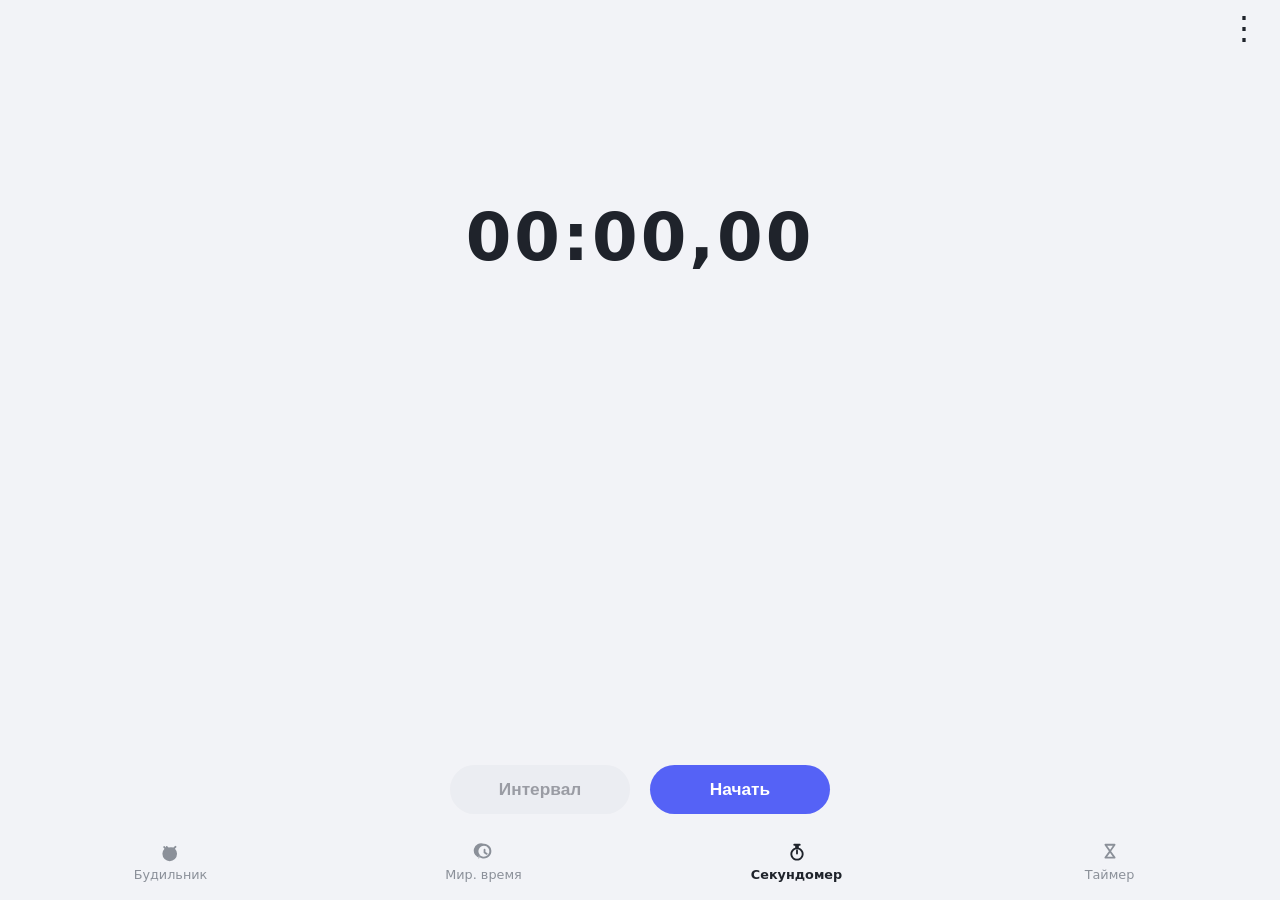
<file: index.html>
﻿<!doctype html>
<html lang="ru">
<head>
  <meta charset="utf-8">
  <meta name="viewport" content="width=device-width, initial-scale=1, viewport-fit=cover">
  <meta name="theme-color" content="#f2f3f7">
  <title>Секундомер</title>
  <link rel="manifest" href="manifest.webmanifest">
  <link rel="stylesheet" href="style.css">
</head>
<body>
  <main class="app">
    <header class="top-bar">
      <h1>Секундомер</h1>
      <div class="menu-wrap">
        <button id="menuButton" class="menu-btn" aria-label="Открыть меню" title="Меню">⋮</button>
        <div id="popupMenu" class="popup-menu" hidden>
          <button id="openSettings" class="popup-item" type="button">Настройки</button>
        </div>
      </div>
    </header>

    <section class="display-wrap" aria-live="polite">
      <div id="timeDisplay" class="time-display">00:00,00</div>
    </section>

    <section class="controls">
      <button id="resetButton" class="btn btn-secondary" disabled>Интервал</button>
      <button id="mainButton" class="btn btn-primary">Начать</button>
    </section>

    <nav class="bottom-nav" aria-label="Разделы часов">
      <div class="nav-item">
        <svg viewBox="0 0 24 24" aria-hidden="true"><path d="M6.5 4.7a1 1 0 0 1 1.4 0l1.4 1.4a8 8 0 0 1 5.4 0l1.4-1.4a1 1 0 1 1 1.4 1.4l-1.2 1.2A8 8 0 1 1 4.9 7.3l-1.2-1.2a1 1 0 0 1 1.4-1.4l1.4 1.4Z M12 9a1 1 0 0 1 1 1v3.4l2.1 1.2a1 1 0 0 1-1 1.8l-2.6-1.5a1 1 0 0 1-.5-.9V10a1 1 0 0 1 1-1Z"/></svg>
        <span>Будильник</span>
      </div>
      <div class="nav-item">
        <svg viewBox="0 0 24 24" aria-hidden="true"><path d="M12 2a8 8 0 1 1-5.7 13.6l-.8 2.4 2.5-.7A8 8 0 1 1 12 2Zm0 2a6 6 0 0 0-4.8 9.6l.4.5-.3 1 1-.3.5.4A6 6 0 1 0 12 4Zm.7 3.4a1 1 0 0 1 .9 1v2.5l1.8 1.1a1 1 0 0 1-1 1.8l-2.3-1.4a1 1 0 0 1-.5-.9V8.4a1 1 0 0 1 1-1Z"/></svg>
        <span>Мир. время</span>
      </div>
      <div class="nav-item active">
        <svg viewBox="0 0 24 24" aria-hidden="true"><path d="M9 2h6a1 1 0 1 1 0 2h-1v2.2A7.2 7.2 0 1 1 10 6.2V4H9a1 1 0 1 1 0-2Zm3 6.3a1 1 0 0 1 1 1v3.3a1 1 0 1 1-2 0V9.3a1 1 0 0 1 1-1Zm0 10a5.2 5.2 0 1 0 0-10.4 5.2 5.2 0 0 0 0 10.4Z"/></svg>
        <span>Секундомер</span>
      </div>
      <div id="timerButton" class="nav-item" role="button" aria-label="Сбросить порядок подмены" title="Сбросить порядок подмены">
        <svg viewBox="0 0 24 24" aria-hidden="true"><path d="M7 2h10a1 1 0 0 1 .8 1.6L13.2 10l4.6 6.4A1 1 0 0 1 17 18H7a1 1 0 0 1-.8-1.6L10.8 10 6.2 3.6A1 1 0 0 1 7 2Zm1.9 2 4 5.5a1 1 0 0 1 0 1.2l-4 5.3h6.2l-3.7-5.2a1 1 0 0 1 0-1.2L15.1 4H8.9Z"/></svg>
        <span>Таймер</span>
      </div>
    </nav>
  </main>

  <dialog id="settingsDialog" class="settings-dialog">
    <form id="settingsForm" method="dialog" class="settings-form">
      <h2>Настройки</h2>
      <p>Числа для подмены сотых при каждом «Стоп», через запятую (0-99).</p>
      <input id="sequenceInput" type="text" inputmode="numeric" placeholder="18,26,15" autocomplete="off" required>
      <p class="hint">Текущая последовательность: <span id="currentSequence">18,26,15</span></p>
      <p id="settingsError" class="error" role="alert"></p>
      <div class="settings-actions">
        <button type="button" id="cancelSettings" class="btn btn-secondary">Отмена</button>
        <button type="submit" class="btn btn-primary">Сохранить</button>
      </div>
    </form>
  </dialog>

  <script src="app.js"></script>
</body>
</html>
</file>
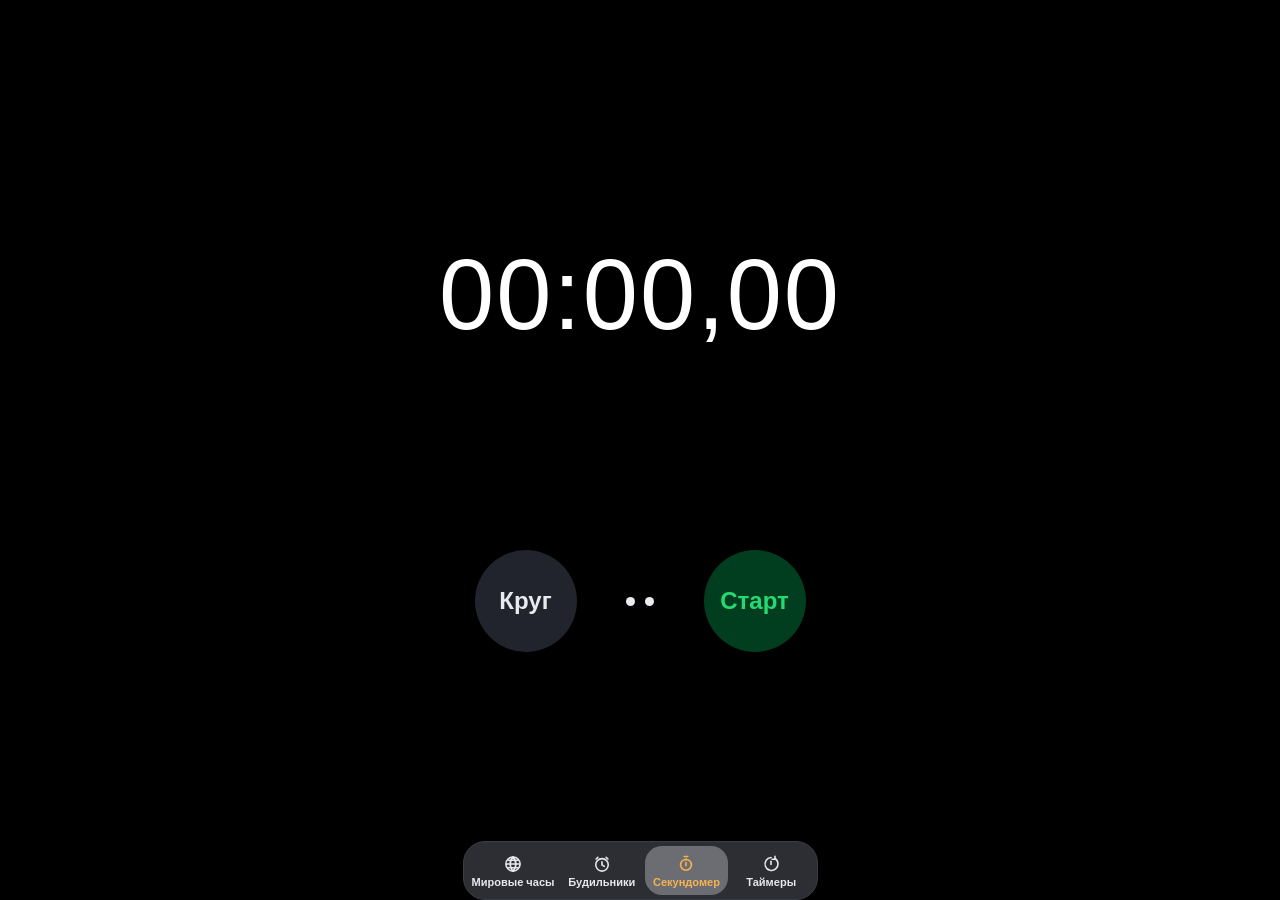
<file: calctim/index.html>
﻿<!doctype html>
<html lang="ru">
<head>
  <meta charset="utf-8">
  <meta name="viewport" content="width=device-width, initial-scale=1, viewport-fit=cover, user-scalable=no, maximum-scale=1">
  <meta name="theme-color" content="#000000">
  <meta name="apple-mobile-web-app-capable" content="yes">
  <meta name="apple-mobile-web-app-status-bar-style" content="black-translucent">
  <title>calctim</title>
  <link rel="manifest" href="manifest.webmanifest">
  <link rel="stylesheet" href="style.css">
</head>
<body>
  <main class="app" id="appRoot">
    <section class="display-wrap" aria-live="polite">
      <div id="timeDisplay" class="time-display">00:00,00</div>
    </section>

    <section class="controls-row">
      <button id="leftButton" class="round-button round-gray">Круг</button>
      <div class="center-dots" aria-hidden="true"><span></span><span></span></div>
      <button id="mainButton" class="round-button round-green">Старт</button>
    </section>

    <section class="laps-wrap">
      <ul id="lapsList" class="laps-list"></ul>
    </section>

    <nav class="bottom-nav" aria-label="Разделы">
      <div class="nav-pill">
        <button id="worldClockButton" class="nav-item nav-button" type="button" title="Открыть настройки сотых">
          <svg class="nav-icon" viewBox="0 0 24 24" aria-hidden="true">
            <circle cx="12" cy="12" r="8.5"></circle>
            <path d="M3.8 12h16.4M12 3.5c2.2 2.2 3.4 5.2 3.4 8.5S14.2 18.3 12 20.5M12 3.5c-2.2 2.2-3.4 5.2-3.4 8.5s1.2 6.3 3.4 8.5M6.5 7.5h11M6.5 16.5h11"></path>
          </svg>
          <span>Мировые часы</span>
        </button>
        <div class="nav-item">
          <svg class="nav-icon" viewBox="0 0 24 24" aria-hidden="true">
            <circle cx="12" cy="13" r="7.5"></circle>
            <path d="M7 4l-2.1 2M17 4l2.1 2M12 9.2v3.9l2.8 1.8"></path>
          </svg>
          <span>Будильники</span>
        </div>
        <div class="nav-item active">
          <svg class="nav-icon" viewBox="0 0 24 24" aria-hidden="true">
            <circle cx="12" cy="13" r="6.5"></circle>
            <path d="M10 3h4M12 6v1.2M12 10.3v3.7"></path>
          </svg>
          <span>Секундомер</span>
        </div>
        <div class="nav-item">
          <svg class="nav-icon" viewBox="0 0 24 24" aria-hidden="true">
            <path d="M16.8 5.4A7.8 7.8 0 1112 4.2"></path>
            <path d="M16.8 2.8v3.6h-3.6"></path>
            <path d="M12 8.8v3.8"></path>
          </svg>
          <span>Таймеры</span>
        </div>
      </div>
    </nav>
  </main>

  <dialog id="settingsDialog" class="settings-dialog">
    <form id="settingsForm" method="dialog" class="settings-form">
      <h2>Настройки сотых</h2>
      <p>Последовательность значений для «Стоп» (0-99, через запятую).</p>
      <input id="sequenceInput" type="text" inputmode="numeric" placeholder="18,26,15" required>
      <p class="hint">Текущая: <span id="currentSequence">18,26,15</span></p>
      <p id="settingsError" class="error" role="alert"></p>
      <div class="settings-actions">
        <button type="button" id="cancelSettings" class="sheet-btn secondary">Отмена</button>
        <button type="submit" class="sheet-btn primary">Сохранить</button>
      </div>
    </form>
  </dialog>

  <script src="app.js"></script>
</body>
</html>
</file>
<file: style.css>
﻿:root {
  --bg: #f2f3f7;
  --text: #1f232b;
  --muted: #e4e6ec;
  --primary: #5562f6;
  --danger: #ef3f39;
}

* {
  box-sizing: border-box;
}

button,
input,
textarea,
select,
a,
.nav-item {
  -webkit-tap-highlight-color: transparent;
}

html,
body {
  margin: 0;
  min-height: 100%;
  font-family: "Segoe UI", system-ui, -apple-system, sans-serif;
  background: var(--bg);
  color: var(--text);
}

body {
  display: grid;
  place-items: stretch;
}

.app {
  min-height: 100dvh;
  display: grid;
  grid-template-rows: auto 1fr auto auto;
  padding: max(10px, env(safe-area-inset-top)) 12px max(8px, env(safe-area-inset-bottom));
}

.top-bar {
  display: flex;
  justify-content: space-between;
  align-items: center;
}

.menu-wrap {
  position: relative;
}

.top-bar h1 {
  font-size: 1rem;
  font-weight: 600;
  margin: 0;
  opacity: 0;
  pointer-events: none;
}

.menu-btn {
  margin-left: auto;
  border: 0;
  background: transparent;
  font-size: 2rem;
  line-height: 1;
  padding: 2px 8px;
  cursor: pointer;
  color: var(--text);
  user-select: none;
  -webkit-user-select: none;
}

.popup-menu {
  position: absolute;
  right: 0;
  top: calc(100% + 4px);
  background: #fff;
  border-radius: 10px;
  box-shadow: 0 8px 22px rgba(0, 0, 0, 0.16);
  min-width: 150px;
  padding: 6px;
  z-index: 3;
}

.popup-item {
  width: 100%;
  border: 0;
  background: transparent;
  text-align: left;
  padding: 10px 12px;
  border-radius: 8px;
  font-size: 1rem;
  cursor: pointer;
  user-select: none;
  -webkit-user-select: none;
}

.popup-item:hover {
  background: #eef1ff;
}

.display-wrap {
  display: grid;
  align-content: start;
  justify-items: center;
  padding-top: clamp(88px, 17vh, 170px);
}

.time-display {
  font-size: clamp(2.7rem, 12.4vw, 4.1rem);
  letter-spacing: 0.045em;
  font-variant-numeric: tabular-nums;
  font-weight: 600;
}

.controls {
  display: grid;
  grid-template-columns: 1fr 1fr;
  gap: 20px;
  max-width: 380px;
  width: 100%;
  margin: 0 auto 16px;
}

.btn {
  border: 0;
  border-radius: 999px;
  padding: 14px 20px;
  font-size: 1.08rem;
  font-weight: 600;
  cursor: pointer;
  transition: transform 0.15s ease, opacity 0.15s ease;
  user-select: none;
  -webkit-user-select: none;
  outline: none;
  -webkit-touch-callout: none;
}

.btn:active {
  transform: translateY(1px);
}

.btn:focus,
.btn:focus-visible,
.menu-btn:focus,
.menu-btn:focus-visible,
.popup-item:focus,
.popup-item:focus-visible {
  outline: none;
}

.btn:disabled {
  opacity: 0.45;
  cursor: not-allowed;
  transform: none;
}

.btn-primary {
  background: var(--primary);
  color: #fff;
}

.btn-primary.danger {
  background: var(--danger);
}

.btn-secondary {
  background: var(--muted);
  color: #303540;
}

.settings-dialog {
  border: 0;
  border-radius: 14px;
  width: min(92vw, 420px);
  padding: 0;
}

.settings-dialog::backdrop {
  background: rgba(0, 0, 0, 0.32);
}

.settings-form {
  display: grid;
  gap: 12px;
  padding: 18px;
}

.settings-form h2 {
  margin: 0;
}

.settings-form p {
  margin: 0;
}

.settings-form input {
  width: 100%;
  border: 1px solid #c7cbd7;
  border-radius: 10px;
  font-size: 1.1rem;
  padding: 11px;
}

.hint {
  color: #4c5366;
  font-size: 0.95rem;
}

.error {
  color: #bf1e1e;
  min-height: 1.2em;
}

.settings-actions {
  display: grid;
  grid-template-columns: 1fr 1fr;
  gap: 10px;
}

.bottom-nav {
  display: grid;
  grid-template-columns: repeat(4, 1fr);
  gap: 0;
  align-items: end;
  text-align: center;
  padding: 8px 2px 0;
}

.nav-item {
  display: grid;
  justify-items: center;
  gap: 4px;
  color: #8b9099;
  font-size: 0.8rem;
  line-height: 1.1;
  padding: 4px 0 10px;
  position: relative;
}

.nav-item svg {
  width: 22px;
  height: 22px;
  fill: currentColor;
}

.nav-item.active {
  color: #1f232b;
  font-weight: 700;
}
</file>
<file: calctim/style.css>
﻿:root {
  --bg: #000;
  --text: #fff;
  --separator: #17181f;
  --nav-pill: #2d2e33;
  --nav-muted: #f2f3f7;
  --active-fill: #6c6d73;
  --active-text: #f5b351;
  --start: #003e1f;
  --start-text: #24da72;
  --stop: #430007;
  --stop-text: #ff3f4b;
}

* {
  box-sizing: border-box;
}

button,
input,
textarea,
select,
a,
.nav-item {
  -webkit-tap-highlight-color: transparent;
}

html,
body {
  margin: 0;
  width: 100%;
  height: 100%;
  overflow: hidden;
  overscroll-behavior: none;
  background: var(--bg);
  color: var(--text);
  font-family: -apple-system, BlinkMacSystemFont, "Segoe UI", Roboto, sans-serif;
}

body {
  display: grid;
  place-items: stretch;
  touch-action: manipulation;
}

.app {
  width: 100%;
  max-width: 430px;
  margin: 0 auto;
  height: 100vh;
  height: 100svh;
  min-height: 100svh;
  display: grid;
  grid-template-rows: minmax(0, 1fr) auto auto auto;
  padding: max(8px, env(safe-area-inset-top)) 14px 120px;
  overflow: hidden;
}

.display-wrap {
  display: grid;
  align-content: center;
  justify-items: center;
  padding-top: clamp(12px, 4vh, 34px);
}

.time-display {
  font-size: clamp(4.5rem, 16.8vw, 6.2rem);
  font-weight: 300;
  letter-spacing: 0.02em;
  font-variant-numeric: tabular-nums;
}

.controls-row {
  display: grid;
  grid-template-columns: 1fr auto 1fr;
  align-items: center;
  gap: 14px;
  margin-top: 2px;
  margin-bottom: 10px;
}

.round-button {
  width: 96px;
  height: 96px;
  border-radius: 50%;
  border: 0;
  color: #ececf2;
  font-size: clamp(1.05rem, 4.4vw, 1.5rem);
  font-weight: 600;
  line-height: 1;
  white-space: nowrap;
  overflow: hidden;
  text-overflow: clip;
  justify-self: center;
  user-select: none;
  -webkit-user-select: none;
}

.round-gray {
  background: #22242d;
  color: #e9eaf0;
}

.round-green {
  background: var(--start);
  color: var(--start-text);
}

.round-red {
  background: var(--stop);
  color: var(--stop-text);
}

.center-dots {
  display: flex;
  gap: 10px;
  align-items: center;
  justify-content: center;
}

.center-dots span {
  width: 9px;
  height: 9px;
  border-radius: 999px;
  background: #ececf0;
}

.laps-wrap {
  height: 118px;
  overflow: auto;
  border-top: 1px solid transparent;
  border-bottom: 1px solid transparent;
}

.app.has-laps .laps-wrap {
  border-top-color: var(--separator);
  border-bottom-color: var(--separator);
}

.laps-list {
  margin: 0;
  padding: 0;
  list-style: none;
}

.laps-list li {
  display: grid;
  grid-template-columns: 1fr auto;
  align-items: center;
  gap: 10px;
  padding: 10px 2px;
  color: #f1f3f8;
  font-size: 1.08rem;
}

.laps-list li + li {
  border-top: 1px solid #101116;
}

.bottom-nav {
  position: fixed;
  left: 50%;
  bottom: max(-8px, calc(env(safe-area-inset-bottom) * -0.2));
  transform: translateX(-50%);
  width: min(100%, 430px);
  padding: 0 14px 0;
  z-index: 10;
}

.nav-pill {
  display: grid;
  grid-template-columns: repeat(4, 1fr);
  gap: 2px;
  background: var(--nav-pill);
  border: 1px solid #3b3d44;
  border-radius: 22px;
  width: min(100%, 355px);
  margin: 0 auto;
  padding: 4px;
}

.nav-item {
  display: grid;
  justify-items: center;
  gap: 2px;
  color: var(--nav-muted);
  font-size: 0.69rem;
  font-weight: 600;
  line-height: 1.1;
  padding: 8px 4px 7px;
  border-radius: 17px;
  white-space: nowrap;
  opacity: 0.95;
}

.nav-button {
  border: 0;
  background: transparent;
}

.nav-icon {
  width: 20px;
  height: 20px;
  fill: none;
  stroke: currentColor;
  stroke-width: 1.9;
  stroke-linecap: round;
  stroke-linejoin: round;
}

.nav-item.active {
  background: var(--active-fill);
  color: var(--active-text);
  font-weight: 700;
  opacity: 1;
}

.settings-dialog {
  border: 0;
  border-radius: 16px;
  background: #161822;
  color: #fff;
  width: min(92vw, 420px);
  padding: 0;
}

.settings-dialog::backdrop {
  background: rgba(0, 0, 0, 0.55);
}

.settings-form {
  display: grid;
  gap: 12px;
  padding: 16px;
}

.settings-form h2,
.settings-form p {
  margin: 0;
}

.settings-form input {
  width: 100%;
  border: 1px solid #2f3342;
  background: #0f1118;
  color: #fff;
  border-radius: 10px;
  padding: 11px;
  font-size: 1rem;
}

.hint {
  color: #c0c6d7;
  font-size: 0.94rem;
}

.error {
  color: #ff7f92;
  min-height: 1.2em;
}

.settings-actions {
  display: grid;
  grid-template-columns: 1fr 1fr;
  gap: 10px;
}

.sheet-btn {
  border: 0;
  border-radius: 12px;
  padding: 11px;
  color: #fff;
  font-size: 1rem;
}

.sheet-btn.secondary {
  background: #2a2f3d;
}

.sheet-btn.primary {
  background: #0b6fff;
}

@media (min-height: 860px) {
  .round-button {
    width: 102px;
    height: 102px;
  }
}
</file>
